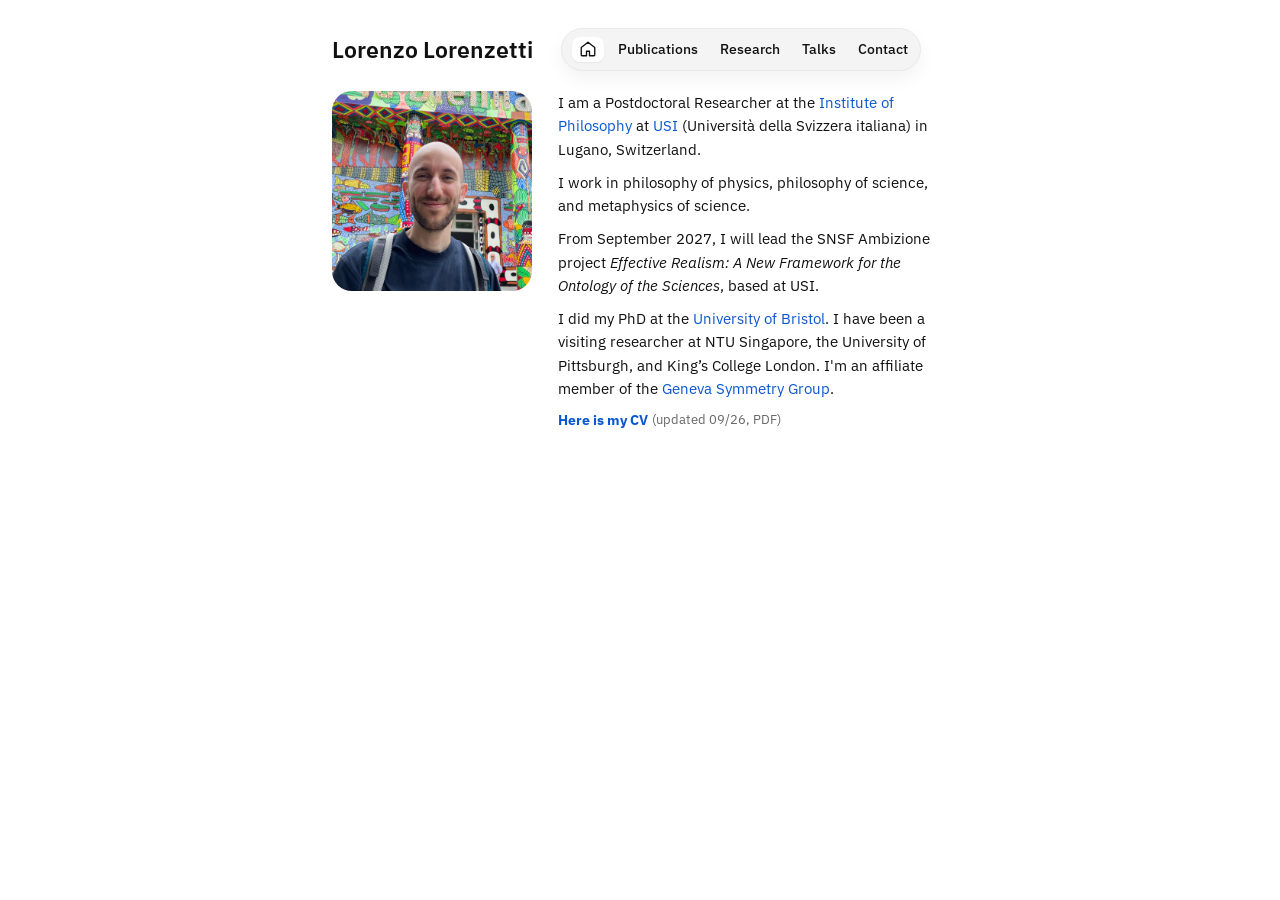
<file: index.html>
<!doctype html>
<html lang="en">
<head>
  <meta charset="utf-8" />
  <meta name="viewport" content="width=device-width, initial-scale=1" />
  <title>Lorenzo Lorenzetti</title>
  <meta name="description" content="Official website of Lorenzo Lorenzetti, philosopher of physics and science: research, publications, talks, and contact information." />
  <meta name="author" content="Lorenzo Lorenzetti" />
  <meta name="robots" content="index,follow" />
  <link rel="canonical" href="https://lorenzolorenzetti.net/" />
  <meta property="og:type" content="website" />
  <meta property="og:title" content="Lorenzo Lorenzetti" />
  <meta property="og:description" content="Research, publications, talks, and contact information." />
  <meta property="og:url" content="https://lorenzolorenzetti.net/" />
  <meta property="og:image" content="https://lorenzolorenzetti.net/assets/headshot.jpeg" />
  <meta name="twitter:card" content="summary" />
  <meta name="twitter:title" content="Lorenzo Lorenzetti" />
  <meta name="twitter:description" content="Research, publications, talks, and contact information." />
  <meta name="twitter:image" content="https://lorenzolorenzetti.net/assets/headshot.jpeg" />
  <link rel="preconnect" href="https://fonts.googleapis.com" />
  <link rel="preconnect" href="https://fonts.gstatic.com" crossorigin />
  <link rel="stylesheet" href="https://fonts.googleapis.com/css2?family=IBM+Plex+Sans:ital,wght@0,400;0,500;0,600;0,700;1,400;1,500;1,600;1,700&amp;display=swap" />
  <link rel="stylesheet" href="assets/style.css?v=plex-20261019-2" />
  <link rel="icon" type="image/svg+xml" href="assets/favicon.svg" />

  <script type="application/ld+json">
    {
      "@context": "https://schema.org",
      "@type": "Person",
      "name": "Lorenzo Lorenzetti",
      "url": "https://lorenzolorenzetti.net/",
      "image": "https://lorenzolorenzetti.net/assets/headshot.jpeg",
      "jobTitle": "Postdoctoral Researcher",
      "affiliation": {
        "@type": "CollegeOrUniversity",
        "name": "Università della Svizzera italiana"
      },
      "sameAs": [
        "https://scholar.google.com/citations?user=yZtG2K8AAAAJ&hl=en",
        "https://philpeople.org/profiles/lorenzo-lorenzetti",
        "https://x.com/LoreLorenzetti",
        "https://bsky.app/profile/lorenzolorenzetti.bsky.social"
      ]
    }
  </script>
</head>
<body class="home-page">
  <div class="wrapper">
    <header class="site-header">
      <a class="site-name" href="index.html?v=plex-20261019-2">Lorenzo Lorenzetti</a>
      <nav class="nav" aria-label="Primary">
        <a class="nav-btn home-btn is-current" href="index.html?v=plex-20261019-2" aria-label="Home" title="Home" aria-current="page"><svg class="home-icon" width="18" height="18" viewBox="0 0 24 24" fill="none" stroke="currentColor" stroke-width="1.8" stroke-linecap="round" stroke-linejoin="round" aria-hidden="true" focusable="false"><path d="m3 10 9-7 9 7v10a1 1 0 0 1-1 1h-6v-6h-4v6H4a1 1 0 0 1-1-1z"/></svg></a>
        <div class="nav-links" aria-label="Desktop menu links">
          <a class="nav-btn" href="publications.html?v=plex-20261019-2">Publications</a>
          <a class="nav-btn" href="research.html?v=plex-20261019-2">Research</a>
          <a class="nav-btn" href="talks.html?v=plex-20261019-2">Talks</a>
          <a class="nav-btn" href="contact.html?v=plex-20261019-2">Contact</a>
        </div>
        <details class="mobile-menu">
          <summary aria-label="Toggle navigation menu">☰</summary>
          <div class="mobile-menu-panel">
          <a class="nav-btn" href="publications.html?v=plex-20261019-2">Publications</a>
          <a class="nav-btn" href="research.html?v=plex-20261019-2">Research</a>
          <a class="nav-btn" href="talks.html?v=plex-20261019-2">Talks</a>
          <a class="nav-btn" href="contact.html?v=plex-20261019-2">Contact</a>
          </div>
        </details>
      </nav>
    </header>

    <div class="hero">
      <img class="avatar" src="assets/headshot.jpeg" alt="Portrait of Lorenzo Lorenzetti">
      <div class="hero-copy">


        <p>
          I am a Postdoctoral Researcher at the <a href="https://www.ftl.usi.ch/it/facolta-teologia/unita-accademiche/isfi-istituto-di-studi-filosofici" target="_blank" rel="noopener">Institute of Philosophy</a> at <a href="https://www.usi.ch/en" target="_blank" rel="noopener">USI</a> (Università della Svizzera italiana) in Lugano, Switzerland.
        </p>

        <p>
          I work in philosophy of physics, philosophy of science, and metaphysics of science.
        </p>

        <p>
From September 2027, I will lead the SNSF Ambizione project <em>Effective Realism: A New Framework for the Ontology of the Sciences</em>, based at USI.
        </p>

        <p>
          I did my PhD at the <a href="https://www.bristol.ac.uk/philosophy/" target="_blank" rel="noopener">University of Bristol</a>.
          I have been a visiting researcher at NTU Singapore, the University of Pittsburgh, and King’s College London. I'm an affiliate member of the
          <a href="https://genevasymmetrygroup.wordpress.com/people//" target="_blank" rel="noopener">Geneva Symmetry Group</a>.
        </p>

        <p class="cv-link">
          <a href="assets/CV.pdf?v=2026-09" target="_blank" rel="noopener noreferrer"><strong>Here is my CV</strong></a>
          <span class="small">(updated 09/26, PDF)</span>
        </p>

      </div>
    </div>
  </div>
</body>
</html>
</file>
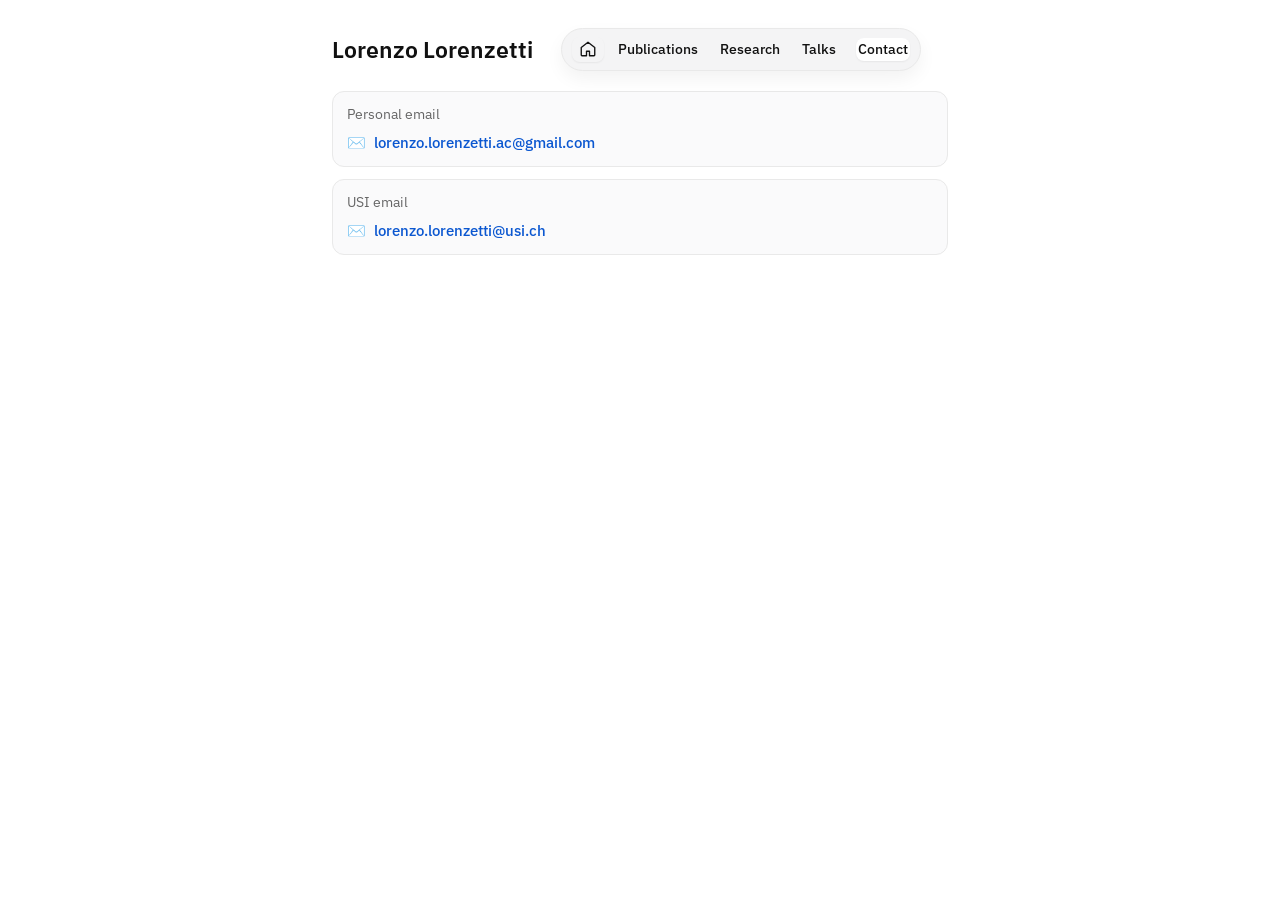
<file: contact.html>
<!doctype html>
<html lang="en">
<head>
  <meta charset="utf-8" />
  <meta name="viewport" content="width=device-width, initial-scale=1" />
  <title>Contact — Lorenzo Lorenzetti</title>
  <meta name="description" content="Contact details for Lorenzo Lorenzetti." />
  <meta name="author" content="Lorenzo Lorenzetti" />
  <meta name="robots" content="index,follow" />
  <link rel="canonical" href="https://lorenzolorenzetti.net/contact.html" />
  <meta property="og:type" content="website" />
  <meta property="og:title" content="Contact — Lorenzo Lorenzetti" />
  <meta property="og:description" content="Contact details for Lorenzo Lorenzetti." />
  <meta property="og:url" content="https://lorenzolorenzetti.net/contact.html" />
  <meta property="og:image" content="https://lorenzolorenzetti.net/assets/headshot.jpeg" />
  <meta name="twitter:card" content="summary" />
  <meta name="twitter:title" content="Contact — Lorenzo Lorenzetti" />
  <meta name="twitter:description" content="Contact details for Lorenzo Lorenzetti." />
  <meta name="twitter:image" content="https://lorenzolorenzetti.net/assets/headshot.jpeg" />
  <link rel="preconnect" href="https://fonts.googleapis.com" />
  <link rel="preconnect" href="https://fonts.gstatic.com" crossorigin />
  <link rel="stylesheet" href="https://fonts.googleapis.com/css2?family=IBM+Plex+Sans:ital,wght@0,400;0,500;0,600;0,700;1,400;1,500;1,600;1,700&amp;display=swap" />
  <link rel="stylesheet" href="assets/style.css?v=plex-20261019-2" />
  <link rel="icon" type="image/svg+xml" href="assets/favicon.svg" />
</head>
<body>
  <div class="wrapper">
    <header class="site-header">
      <a class="site-name" href="index.html?v=plex-20261019-2">Lorenzo Lorenzetti</a>
      <nav class="nav" aria-label="Primary">
        <a class="nav-btn home-btn" href="index.html?v=plex-20261019-2" aria-label="Home" title="Home"><svg class="home-icon" width="18" height="18" viewBox="0 0 24 24" fill="none" stroke="currentColor" stroke-width="1.8" stroke-linecap="round" stroke-linejoin="round" aria-hidden="true" focusable="false"><path d="m3 10 9-7 9 7v10a1 1 0 0 1-1 1h-6v-6h-4v6H4a1 1 0 0 1-1-1z"/></svg></a>
        <div class="nav-links" aria-label="Desktop menu links">
          <a class="nav-btn" href="publications.html?v=plex-20261019-2">Publications</a>
          <a class="nav-btn" href="research.html?v=plex-20261019-2">Research</a>
          <a class="nav-btn" href="talks.html?v=plex-20261019-2">Talks</a>
          <a class="nav-btn is-current" href="contact.html?v=plex-20261019-2" aria-current="page">Contact</a>
        </div>
        <details class="mobile-menu">
          <summary aria-label="Toggle navigation menu">☰</summary>
          <div class="mobile-menu-panel">
          <a class="nav-btn" href="publications.html?v=plex-20261019-2">Publications</a>
          <a class="nav-btn" href="research.html?v=plex-20261019-2">Research</a>
          <a class="nav-btn" href="talks.html?v=plex-20261019-2">Talks</a>
          <a class="nav-btn is-current" href="contact.html?v=plex-20261019-2" aria-current="page">Contact</a>
          </div>
        </details>
      </nav>
    </header>

    <h1 class="page-title">Contact</h1>

    <div class="contact-methods" aria-label="Contact methods">
      <article class="contact-card">
        <p class="contact-label">Personal email</p>
        <a class="contact-link" href="mailto:lorenzo.lorenzetti.ac@gmail.com">
          <span aria-hidden="true">✉️</span>
          <span>lorenzo.lorenzetti.ac@gmail.com</span>
        </a>
      </article>

      <article class="contact-card">
        <p class="contact-label">USI email</p>
        <a class="contact-link" href="mailto:lorenzo.lorenzetti@usi.ch">
          <span aria-hidden="true">✉️</span>
          <span>lorenzo.lorenzetti@usi.ch</span>
        </a>
      </article>
    </div>

  </div>
</body>
</html>
</file>
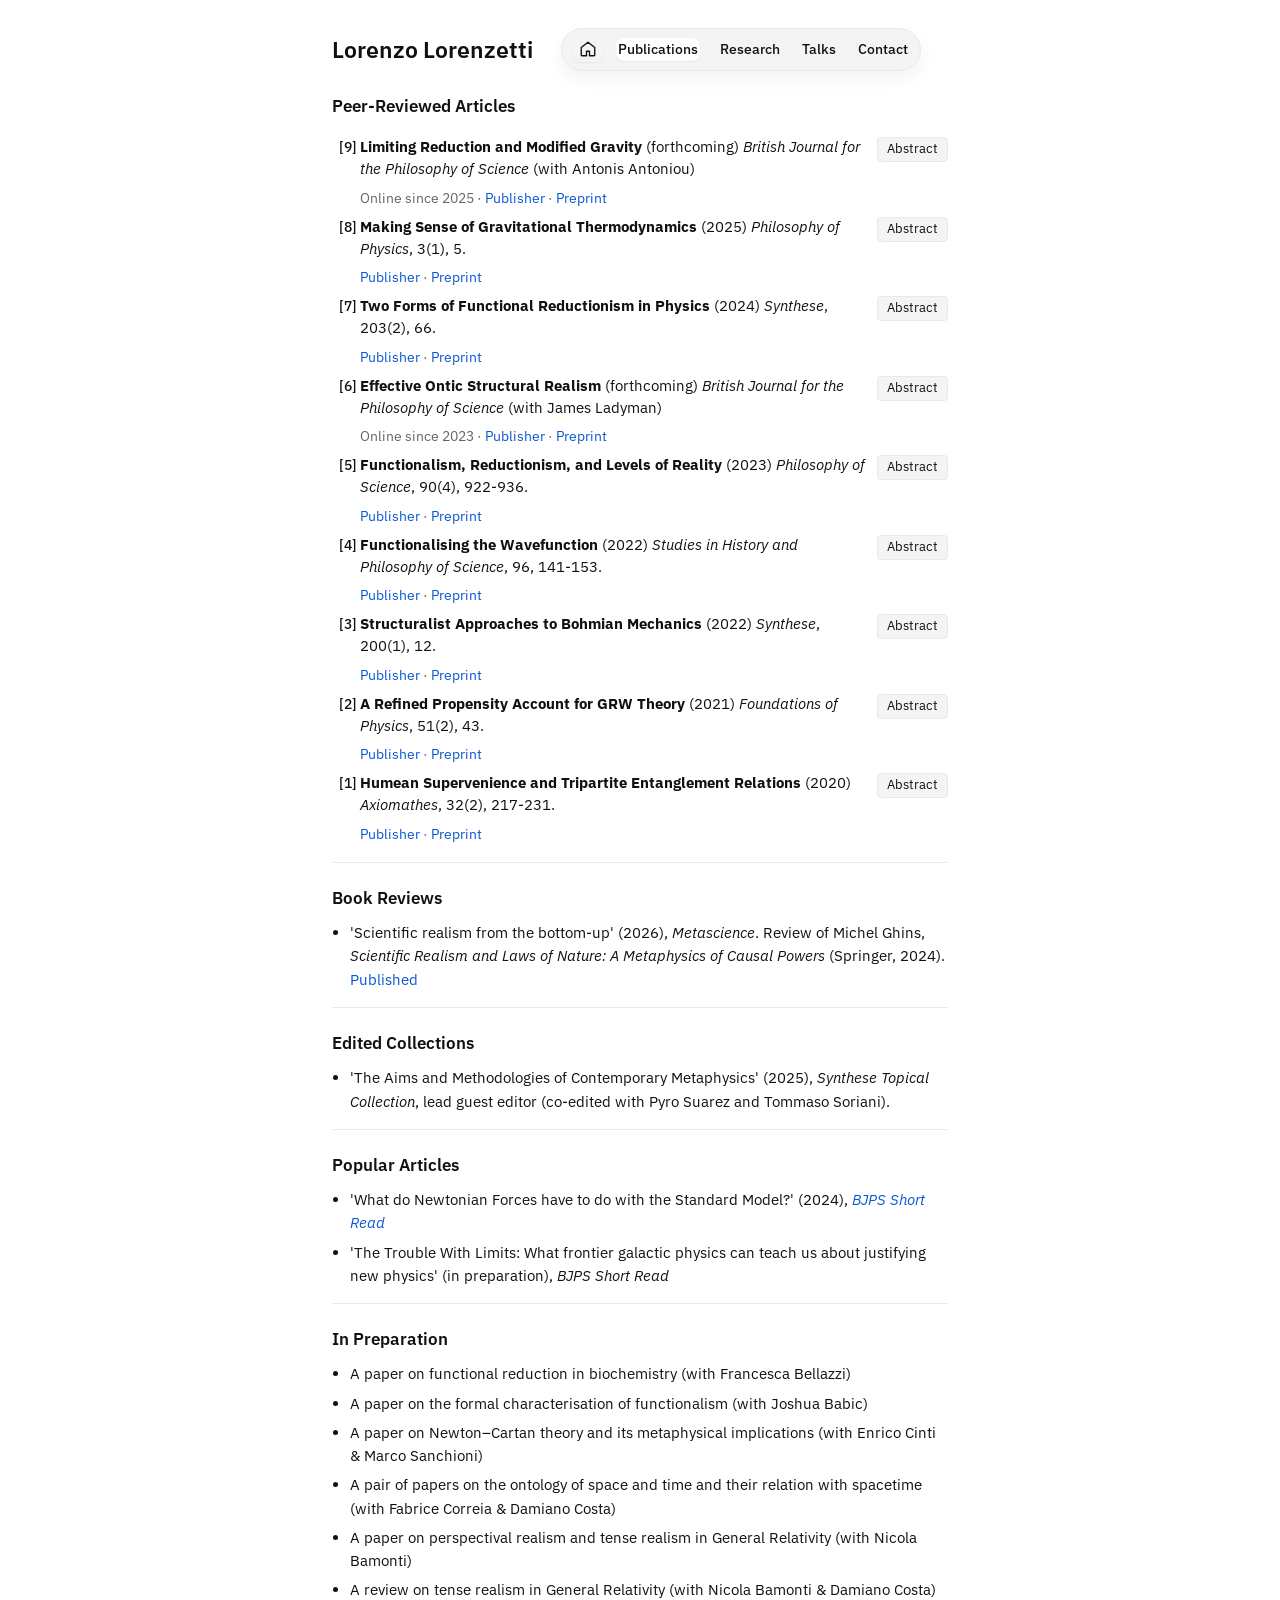
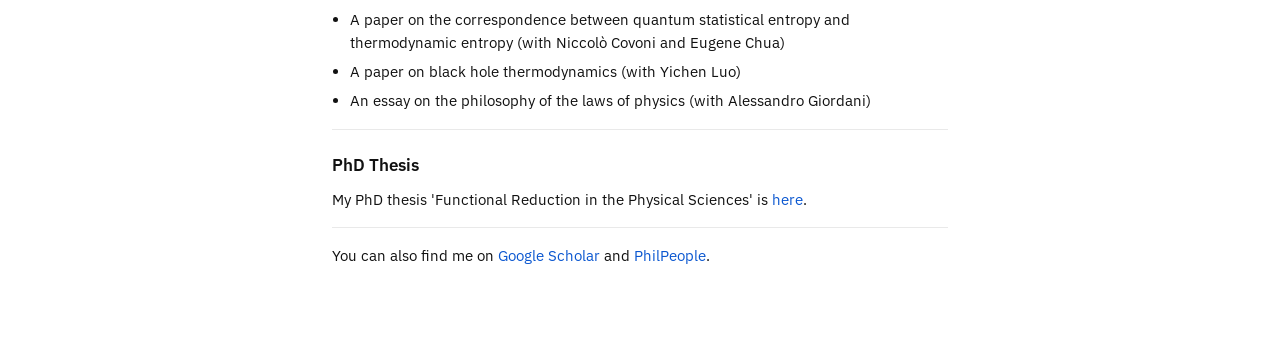
<file: publications.html>
<!doctype html>
<html lang="en">
<head>
  <meta charset="utf-8" />
  <meta name="viewport" content="width=device-width, initial-scale=1" />
  <title>Publications — Lorenzo Lorenzetti</title>
  <meta name="description" content="Peer-reviewed articles, chapters, and works in progress by Lorenzo Lorenzetti." />
  <meta name="author" content="Lorenzo Lorenzetti" />
  <meta name="robots" content="index,follow" />
  <link rel="canonical" href="https://lorenzolorenzetti.net/publications.html" />
  <meta property="og:type" content="website" />
  <meta property="og:title" content="Publications — Lorenzo Lorenzetti" />
  <meta property="og:description" content="Peer-reviewed articles, chapters, and works in progress by Lorenzo Lorenzetti." />
  <meta property="og:url" content="https://lorenzolorenzetti.net/publications.html" />
  <meta property="og:image" content="https://lorenzolorenzetti.net/assets/headshot.jpeg" />
  <meta name="twitter:card" content="summary" />
  <meta name="twitter:title" content="Publications — Lorenzo Lorenzetti" />
  <meta name="twitter:description" content="Peer-reviewed articles, chapters, and works in progress by Lorenzo Lorenzetti." />
  <meta name="twitter:image" content="https://lorenzolorenzetti.net/assets/headshot.jpeg" />
  <link rel="preconnect" href="https://fonts.googleapis.com" />
  <link rel="preconnect" href="https://fonts.gstatic.com" crossorigin />
  <link rel="stylesheet" href="https://fonts.googleapis.com/css2?family=IBM+Plex+Sans:ital,wght@0,400;0,500;0,600;0,700;1,400;1,500;1,600;1,700&amp;display=swap" />
  <link rel="stylesheet" href="assets/style.css?v=plex-20261019-2" />
  <link rel="icon" type="image/svg+xml" href="assets/favicon.svg" />
</head>

  
<body>
  <div class="wrapper">
    <header class="site-header">
      <a class="site-name" href="index.html?v=plex-20261019-2">Lorenzo Lorenzetti</a>
      <nav class="nav" aria-label="Primary">
        <a class="nav-btn home-btn" href="index.html?v=plex-20261019-2" aria-label="Home" title="Home"><svg class="home-icon" width="18" height="18" viewBox="0 0 24 24" fill="none" stroke="currentColor" stroke-width="1.8" stroke-linecap="round" stroke-linejoin="round" aria-hidden="true" focusable="false"><path d="m3 10 9-7 9 7v10a1 1 0 0 1-1 1h-6v-6h-4v6H4a1 1 0 0 1-1-1z"/></svg></a>
        <div class="nav-links" aria-label="Desktop menu links">
          <a class="nav-btn is-current" href="publications.html?v=plex-20261019-2" aria-current="page">Publications</a>
          <a class="nav-btn" href="research.html?v=plex-20261019-2">Research</a>
          <a class="nav-btn" href="talks.html?v=plex-20261019-2">Talks</a>
          <a class="nav-btn" href="contact.html?v=plex-20261019-2">Contact</a>
        </div>
        <details class="mobile-menu">
          <summary aria-label="Toggle navigation menu">☰</summary>
          <div class="mobile-menu-panel">
          <a class="nav-btn is-current" href="publications.html?v=plex-20261019-2" aria-current="page">Publications</a>
          <a class="nav-btn" href="research.html?v=plex-20261019-2">Research</a>
          <a class="nav-btn" href="talks.html?v=plex-20261019-2">Talks</a>
          <a class="nav-btn" href="contact.html?v=plex-20261019-2">Contact</a>
          </div>
        </details>
      </nav>
    </header>

    <h1 class="page-title">Publications</h1>

    <h3>Peer-Reviewed Articles</h3>

<ol reversed class="pub-list">

  <li id="pub9">
    <div class="pub-card">
      <div class="pub-row">
        <div class="pub-head">
          <div class="pub-line">
            <span class="pub-citation">
              <strong>Limiting Reduction and Modified Gravity</strong> (forthcoming) <em>British Journal for the Philosophy of Science</em> (with Antonis Antoniou)
            </span>
            <span class="pub-meta-inline">
              Online since 2025 ·
              <a href="https://www.journals.uchicago.edu/doi/10.1086/739598" target="_blank" rel="noopener">Publisher</a> ·
              <a href="https://philsci-archive.pitt.edu/27152/" target="_blank" rel="noopener">Preprint</a>
            </span>
          </div>
        </div>

        <button class="toggle-abstract" type="button" data-target="abs9" aria-controls="abs9" aria-expanded="false">
          Abstract
        </button>
      </div>

      <div id="abs9" class="abstract hidden">
Modified Newtonian Dynamics (MOND) is a framework of theories that adjust Newton's laws of gravity to explain effects such as galactic rotation anomalies, offering an alternative to dark matter. This essay examines the justification of MOND by assessing its inter-theoretical relationship to established theories across relevant scales, in particular its connection to Newtonian gravitation. We argue that MOND fails a key condition for a theory's justification—what we call `reduction-wise justification'—since it does not adequately reduce to Newtonian gravity in a fully non-arbitrary way. More precisely, despite satisfying the standard formal criteria for successful limiting reduction, MOND does not properly reduce to Newtonian gravitation because of (i) the absence of a fundamental theoretical framework to justify the interpolating function introduced in MOND and (ii) the lack of a unified mathematical structure working across all scales, independent of Newtonian theory. Hence, the case study of MOND provides crucial results for the general debate on inter-theoretic reduction in science: MOND’s failure as a case of reduction highlights important limitations in standard accounts of limiting reduction. We respond by proposing a more refined framework for limiting reduction that introduces two additional criteria to better distinguish successful from pathological reductions. More broadly, this case illustrates how analysing reduction-wise justification can serve as a powerful tool for evaluating the validity of novel theories that are not yet empirically established.
      </div>
    </div>
  </li>

  <li id="pub8">
    <div class="pub-card">
      <div class="pub-row">
        <div class="pub-head">
          <div class="pub-line">
            <span class="pub-citation">
              <strong>Making Sense of Gravitational Thermodynamics</strong> (2025) <em>Philosophy of Physics</em>, 3(1), 5.
            </span>
            <span class="pub-meta-inline">
              <a href="https://philosophyofphysics.lse.ac.uk/articles/10.31389/pop.120" target="_blank" rel="noopener">Publisher</a> ·
              <a href="https://philsci-archive.pitt.edu/24673/" target="_blank" rel="noopener">Preprint</a>
            </span>
          </div>
        </div>

        <button class="toggle-abstract" type="button" data-target="abs8" aria-controls="abs8" aria-expanded="false">
          Abstract
        </button>
      </div>

      <div id="abs8" class="abstract hidden">
        The use of statistical methods to model gravitational systems is crucial to physics practice, but the extent to which thermodynamics and statistical mechanics genuinely apply to these systems is a contentious issue. This paper provides new conceptual foundations for gravitational thermodynamics by reconsidering the nature of key concepts like equilibrium and advancing a novel way of understanding thermodynamics. The challenges arise from the peculiar characteristics of the gravitational potential, leading to non-extensive energy and entropy, negative heat capacity, and a lack of standard equilibrium. Hence it has been claimed that only non-equilibrium statistical mechanics is warranted in this domain, whereas thermodynamics is inapplicable. We argue instead that equilibrium statistical mechanics applies to self-gravitating systems at the relevant scale, as they display equilibrium in the form of metastable quasi-equilibrium states. We then develop a minimal framework for thermodynamics that can be applied to these systems and beyond. Thermodynamics applies in the sense that we can devise macroscopic descriptions and explanations of the behaviour of these systems in terms of coarse-grained quantities like energy and temperature within equilibrium statistical mechanics.
      </div>
    </div>
  </li>

  <!-- 7 -->
  <li id="pub7">
    <div class="pub-card">
      <div class="pub-row">
        <div class="pub-head">
          <div class="pub-line">
            <span class="pub-citation">
              <strong>Two Forms of Functional Reductionism in Physics</strong> (2024) <em>Synthese</em>, 203(2), 66.
            </span>
            <span class="pub-meta-inline">
              <a href="https://link.springer.com/article/10.1007/s11229-024-04507-0" target="_blank" rel="noopener">Publisher</a> ·
              <a href="https://philsci-archive.pitt.edu/22941/" target="_blank" rel="noopener">Preprint</a>
            </span>
          </div>
        </div>

        <button class="toggle-abstract" type="button" data-target="abs7" aria-controls="abs7" aria-expanded="false">
          Abstract
        </button>
      </div>

      <div id="abs7" class="abstract hidden">
        Functional reductionism characterises inter-theoretic reduction as the recovery of the upper-level behaviour described by the reduced theory in terms of the lower-level reducing theory. For instance, finding a statistical mechanical realiser that plays the functional role of thermodynamic entropy allows to establish a reductive link between thermodynamics and statistical mechanics. This view constitutes a unique approach to reduction that enjoys a number of positive features, but has received limited attention in the philosophy of science. This paper aims to clarify the meaning of functional reductionism in science, with a focus on physics, to define both its place with respect to other approaches to reduction and its connection to ontology. To do so, we develop and explore two alternative versions of functional reductionism, called Syntactic Functional Reductionism and Semantic Functional Reductionism, that expand and improve the basic functional reductionist approach along different lines, and make clear how the approach works in practice. The former elaborates on David Lewis' account, is connected with the syntactic view of theories, employs a logical characterisation of functional roles, and is embedded within Nagelian reductionism. The latter adopts a semantic approach to theories, spells out functional roles mainly in terms of mathematical roles within the models, and is expressed in terms of the related structuralist approach to reduction. The development of these frameworks has the final goal of advancing functional reductionism, making it a fully developed account of reduction in science.
      </div>
    </div>
  </li>

  <!-- 6 -->
  <li id="pub6">
    <div class="pub-card">
      <div class="pub-row">
        <div class="pub-head">
          <div class="pub-line">
            <span class="pub-citation">
              <strong>Effective Ontic Structural Realism</strong> (forthcoming) <em>British Journal for the Philosophy of Science</em> (with James Ladyman)
            </span>
            <span class="pub-meta-inline">
              Online since 2023 ·
              <a href="https://www.journals.uchicago.edu/doi/abs/10.1086/729061" target="_blank" rel="noopener">Publisher</a> ·
              <a href="https://philsci-archive.pitt.edu/22790/" target="_blank" rel="noopener">Preprint</a>
            </span>
          </div>
        </div>

        <button class="toggle-abstract" type="button" data-target="abs6" aria-controls="abs6" aria-expanded="false">
          Abstract
        </button>
      </div>

      <div id="abs6" class="abstract hidden">
        Three accounts of effective realism (ER) have been advanced to solve three problems for scientific realism: Fraser and Vickers (forthcoming) develop a version of ER about non-relativistic quantum mechanics that they argue is compatible with all the main realist versions (‘interpretations’) of quantum mechanics avoiding the problem of underdetermination among them; Williams (2019) and Fraser (2020b) propose ER about quantum field theory as a response to the problems facing realist interpretations; Robertson and Wilson (forthcoming) propose ER to deal with the dubious ontological status of the entities belonging to superseded theories. This paper argues for the unification of these proposals based on realism about modal structure and the idea of scale relativity of ontology developed by ontic structural realists. This solves problems some or all the accounts of ER face, especially that of making explicit in what way they are realist. Furthermore, we respond to a recent critique that has been raised against the ontic structural realist account of quantum mechanics that we employ.
      </div>
    </div>
  </li>

  <!-- 5 -->
  <li id="pub5">
    <div class="pub-card">
      <div class="pub-row">
        <div class="pub-head">
          <div class="pub-line">
            <span class="pub-citation">
              <strong>Functionalism, Reductionism, and Levels of Reality</strong> (2023) <em>Philosophy of Science</em>, 90(4), 922-936.
            </span>
            <span class="pub-meta-inline">
              <a href="https://www.cambridge.org/core/journals/philosophy-of-science/article/functionalism-reductionism-and-levels-of-reality/C5BF00ECAF75F2B9C54EB3E25EA6CA63" target="_blank" rel="noopener">Publisher</a> ·
              <a href="https://philpapers.org/rec/LORFRA" target="_blank" rel="noopener">Preprint</a>
            </span>
          </div>
        </div>

        <button class="toggle-abstract" type="button" data-target="abs5" aria-controls="abs5" aria-expanded="false">
          Abstract
        </button>
      </div>

      <div id="abs5" class="abstract hidden">
        I consider a problem for functional reductionism, based on the following tension. Say that <i>b</i> is functionally reduced to <i>a</i>. On the one hand, <i>a</i> and <i>b</i> turn out to be identical, and identity is a symmetric relation. On the other hand, functional reductionism implies that <i>a</i> and <i>b</i> are asymmetrically related: if <i>b</i> is functionally reduced to <i>a</i>, then <i>a</i> is not functionally reduced to <i>b</i>. Thus, we ask: how can <i>a</i> and <i>b</i> be asymmetrically related if they are the same thing? I propose a solution to this tension, by distinguishing between ontological levels and levels of description.
      </div>
    </div>
  </li>

  <!-- 4 -->
  <li id="pub4">
    <div class="pub-card">
      <div class="pub-row">
        <div class="pub-head">
          <div class="pub-line">
            <span class="pub-citation">
              <strong>Functionalising the Wavefunction</strong> (2022) <em>Studies in History and Philosophy of Science</em>, 96, 141-153.
            </span>
            <span class="pub-meta-inline">
              <a href="https://www.sciencedirect.com/science/article/pii/S0039368122001583" target="_blank" rel="noopener">Publisher</a> ·
              <a href="https://philpapers.org/rec/LORFTW" target="_blank" rel="noopener">Preprint</a>
            </span>
          </div>
        </div>

        <button class="toggle-abstract" type="button" data-target="abs4" aria-controls="abs4" aria-expanded="false">
          Abstract
        </button>
      </div>

      <div id="abs4" class="abstract hidden">
        Functionalism is the view that being x is to play the role of x. This paper defends a functionalist account of three-dimensional entities in the context of Wave Function Realism (WFR), that can explain in detail how we can recover three-dimensional entities out of the wavefunction. In particular, the essay advocates for a novel version of WFR in terms of a functional reductionist approach in the style of David Lewis. This account entails reduction of the upper entities to the bottom ones, when the latter behave appropriately. As applied to WFR, it shows how the wavefunction can turn out to be identical to three-dimensional objects, provided certain conditions. The first major goal of the paper is thus to put forward an improved and more rigorous version of WFR, which dissolves several extant issues about the theory, and can serve as a starting point for future literature on the topic. Moreover, the second major goal of the article is to take WFR as a case study to demonstrate the pros of functional reductionism, especially in the form defended here, thereby helping to bring this view back in the philosophy of science debate. The positive upshots of this paper suggest a possible application of functional reductionism also to other contexts.
      </div>
    </div>
  </li>

  <!-- 3 -->
  <li id="pub3">
    <div class="pub-card">
      <div class="pub-row">
        <div class="pub-head">
          <div class="pub-line">
            <span class="pub-citation">
              <strong>Structuralist Approaches to Bohmian Mechanics</strong> (2022) <em>Synthese</em>, 200(1), 12.
            </span>
            <span class="pub-meta-inline">
              <a href="https://link.springer.com/article/10.1007/s11229-022-03489-1" target="_blank" rel="noopener">Publisher</a> ·
              <a href="https://philpapers.org/rec/LORSAT-5" target="_blank" rel="noopener">Preprint</a>
            </span>
          </div>
        </div>

        <button class="toggle-abstract" type="button" data-target="abs3" aria-controls="abs3" aria-expanded="false">
          Abstract
        </button>
      </div>

      <div id="abs3" class="abstract hidden">
        Lam and Esfeld have argued that, within Bohmian mechanics, the wave function can be interpreted as a physical structure instantiated by the fundamental particles posited by the theory. Further, to characterize the nature of this structure, they appeal to the framework of Ontic Structural Realism, thereby proposing a structuralist interpretation of Bohmian mechanics. However, I shall point out that OSR denotes a family of distinct views, each of which maintains a different account about the relation between structures and objects, and entails a different kind of ontology. Thus, in this paper I will show how to articulate the structuralist approach to Bohmian Mechanics accordingly to the different standard versions of OSR, and I will evaluate these alternatives. Moreover, I will propose a novel and <em>sui generis</em> kind of structuralist interpretation of Bohmian Mechanics, based on the framework of metaphysical coherentism.
      </div>
    </div>
  </li>

  <!-- 2 -->
  <li id="pub2">
    <div class="pub-card">
      <div class="pub-row">
        <div class="pub-head">
          <div class="pub-line">
            <span class="pub-citation">
              <strong>A Refined Propensity Account for GRW Theory</strong> (2021) <em>Foundations of Physics</em>, 51(2), 43.
            </span>
            <span class="pub-meta-inline">
              <a href="https://link.springer.com/article/10.1007/s10701-021-00455-8" target="_blank" rel="noopener">Publisher</a> ·
              <a href="https://philpapers.org/rec/LORARP" target="_blank" rel="noopener">Preprint</a>
            </span>
          </div>
        </div>

        <button class="toggle-abstract" type="button" data-target="abs2" aria-controls="abs2" aria-expanded="false">
          Abstract
        </button>
      </div>

      <div id="abs2" class="abstract hidden">
        Spontaneous collapse theories of quantum mechanics turn the usual Schrödinger equation into a stochastic dynamical law. In particular, in this paper, I will focus on the GRW theory. Two philosophical issues that can be raised about GRW concern (i) the ontology of the theory, in particular the nature of the wave function and its role within the theory, and (ii) the interpretation of the objective probabilities involved in the dynamics of the theory. During the last years, it has been claimed that we can take advantage of dispositional properties in order to develop an ontology for GRW theory, and also in order to ground the objective probabilities which are postulated by it. However, in this paper, I will argue that the dispositional interpretations which have been discussed in the literature so far are either flawed or–at best–incomplete. If we want to endorse a dispositional interpretation of GRW theory we thus need an extended account that specifies the precise nature of those properties and which makes also clear how they can correctly ground all the probabilities postulated by the theory. Thus, after having introduced several different kinds of probabilistic dispositions, I will try to fill the gap in the literature by proposing a novel and complete dispositional account of GRW, based on what I call spontaneous weighted multi-track propensities. I claim that such an account can satisfy both of our desiderata.
      </div>
    </div>
  </li>

  <!-- 1 -->
  <li id="pub1">
    <div class="pub-card">
      <div class="pub-row">
        <div class="pub-head">
          <div class="pub-line">
            <span class="pub-citation">
              <strong>Humean Supervenience and Tripartite Entanglement Relations</strong> (2020) <em>Axiomathes</em>, 32(2), 217-231.
            </span>
            <span class="pub-meta-inline">
              <a href="https://link.springer.com/article/10.1007/s10516-020-09522-7" target="_blank" rel="noopener">Publisher</a> ·
              <a href="https://philpapers.org/rec/LORHSA-2" target="_blank" rel="noopener">Preprint</a>
            </span>
          </div>
        </div>

        <button class="toggle-abstract" type="button" data-target="abs1" aria-controls="abs1" aria-expanded="false">
          Abstract
        </button>
      </div>

      <div id="abs1" class="abstract hidden">
        It has been argued that Humean Supervenience is threatened by the existence of quantum entanglement relations. The most conservative strategy for defending HS is to add the problematic entanglement relations to the supervenience basis, alongside spatiotemporal relations. In this paper, I’m going to argue against this strategy by showing how certain particular cases of tripartite entanglement states–i.e. GHZ states–posit some crucial problems for this amended version of HS. Moreover, I will show that the principle of free recombination–which is strictly linked to HS–is severely undermined if we add entanglement relations to the supervenience basis. I conclude that the conservative move is very unappealing, and therefore the defender of HS should pursue other, more controversial, strategies.
      </div>
    </div>
  </li>

</ol>

    <hr/>

    <h3>Book Reviews</h3>
    <ul class="list">
      <li>'Scientific realism from the bottom-up' (2026), <em>Metascience</em>. Review of Michel Ghins, <em>Scientific Realism and Laws of Nature: A Metaphysics of Causal Powers</em> (Springer, 2024). <a href="https://link.springer.com/article/10.1007/s11016-026-01119-x" target="_blank" rel="noopener">Published</a></li>
    </ul>

    
    <hr/>

    <h3>Edited Collections</h3>
    <ul class="list">
      <li>'The Aims and Methodologies of Contemporary Metaphysics' (2025), <em>Synthese Topical Collection</em>, lead guest editor (co-edited with Pyro Suarez and Tommaso Soriani).</li>
    </ul>

    <hr/>

    <h3>Popular Articles</h3>
    <ul class="list">
      <li>
        'What do Newtonian Forces have to do with the Standard Model?' (2024),
        <a href="https://www.thebsps.org/short-reads/standard-model-ladyman-lorenzetti/" target="_blank" rel="noopener"><i>BJPS Short Read</i></a>
      </li>
      <li>
        'The Trouble With Limits: What frontier galactic physics can teach us about justifying new physics' (in preparation), <i>BJPS Short Read</i>
      </li>
    </ul>

    <hr/>

    <h3>In Preparation</h3>
    <ul class="list">
      <li>A paper on functional reduction in biochemistry (with Francesca Bellazzi)</li>
      <li>A paper on the formal characterisation of functionalism (with Joshua Babic)</li>
      <li>A paper on Newton–Cartan theory and its metaphysical implications (with Enrico Cinti &amp; Marco Sanchioni)</li>
      <li>A pair of papers on the ontology of space and time and their relation with spacetime (with Fabrice Correia &amp; Damiano Costa)</li>
      <li>A paper on perspectival realism and tense realism in General Relativity (with Nicola Bamonti)</li>
      <li>A review on tense realism in General Relativity (with Nicola Bamonti &amp; Damiano Costa)</li>
      <li>A paper on the correspondence between quantum statistical entropy and thermodynamic entropy (with Niccolò Covoni and Eugene Chua)</li>
      <li>A paper on black hole thermodynamics (with Yichen Luo)</li>
      <li>An essay on the philosophy of the laws of physics (with Alessandro Giordani)</li>
    </ul>

    <hr/>

    <h3>PhD Thesis</h3>
    <p>
      My PhD thesis 'Functional Reduction in the Physical Sciences' is
      <a href="https://research-information.bris.ac.uk/en/studentTheses/functional-reduction-in-the-physical-sciences/" target="_blank" rel="noopener">here</a>.
    </p>

    <hr/>

    <p>
      You can also find me on
      <a href="https://scholar.google.it/citations?user=yZtG2K8AAAAJ&amp;hl=it" target="_blank" rel="noopener">Google Scholar</a>
      and <a href="https://philpeople.org/profiles/lorenzo-lorenzetti" target="_blank" rel="noopener">PhilPeople</a>.
    </p>

    
  

  </div>

 <script>
  document.addEventListener("click", (e) => {
    const btn = e.target.closest(".toggle-abstract");
    if (!btn) return;

    const target = document.getElementById(btn.dataset.target);
    if (!target) return;

    const nowHidden = target.classList.toggle("hidden");
    btn.textContent = nowHidden ? "Abstract" : "Hide abstract";
    btn.setAttribute("aria-expanded", String(!nowHidden));
  });
</script>
</body>
</html>
</file>
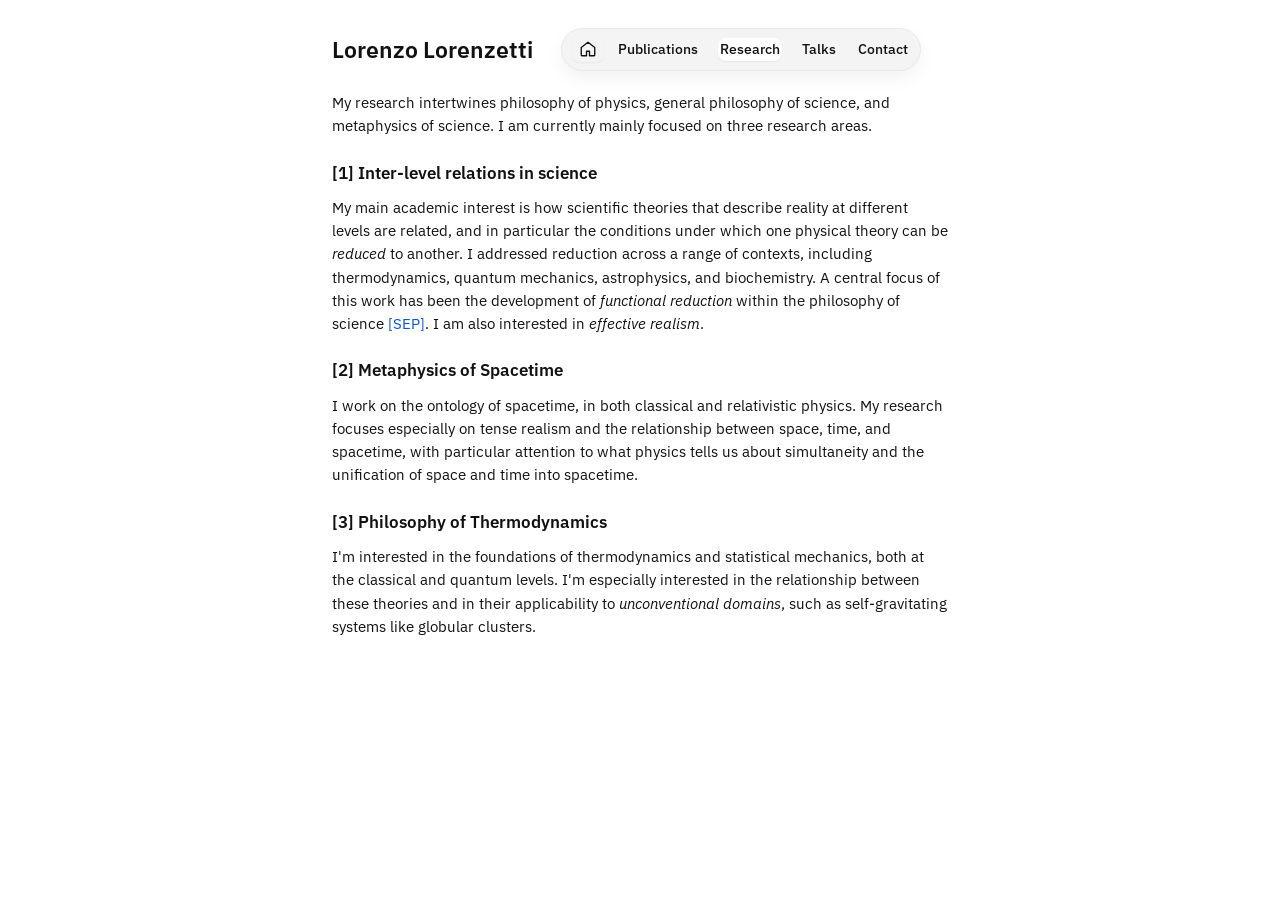
<file: research.html>
<!doctype html>
<html lang="en">
<head>
  <meta charset="utf-8" />
  <meta name="viewport" content="width=device-width, initial-scale=1" />
  <title>Research — Lorenzo Lorenzetti</title>
  <meta name="description" content="Research interests in philosophy of physics, philosophy of science, and metaphysics." />
  <meta name="author" content="Lorenzo Lorenzetti" />
  <meta name="robots" content="index,follow" />
  <link rel="canonical" href="https://lorenzolorenzetti.net/research.html" />
  <meta property="og:type" content="website" />
  <meta property="og:title" content="Research — Lorenzo Lorenzetti" />
  <meta property="og:description" content="Research interests in philosophy of physics, philosophy of science, and metaphysics." />
  <meta property="og:url" content="https://lorenzolorenzetti.net/research.html" />
  <meta property="og:image" content="https://lorenzolorenzetti.net/assets/headshot.jpeg" />
  <meta name="twitter:card" content="summary" />
  <meta name="twitter:title" content="Research — Lorenzo Lorenzetti" />
  <meta name="twitter:description" content="Research interests in philosophy of physics, philosophy of science, and metaphysics." />
  <meta name="twitter:image" content="https://lorenzolorenzetti.net/assets/headshot.jpeg" />
  <link rel="preconnect" href="https://fonts.googleapis.com" />
  <link rel="preconnect" href="https://fonts.gstatic.com" crossorigin />
  <link rel="stylesheet" href="https://fonts.googleapis.com/css2?family=IBM+Plex+Sans:ital,wght@0,400;0,500;0,600;0,700;1,400;1,500;1,600;1,700&amp;display=swap" />
  <link rel="stylesheet" href="assets/style.css?v=plex-20261019-2" />
  <link rel="icon" type="image/svg+xml" href="assets/favicon.svg" />
</head>
<body>
  <div class="wrapper">
    <header class="site-header">
      <a class="site-name" href="index.html?v=plex-20261019-2">Lorenzo Lorenzetti</a>
      <nav class="nav" aria-label="Primary">
        <a class="nav-btn home-btn" href="index.html?v=plex-20261019-2" aria-label="Home" title="Home"><svg class="home-icon" width="18" height="18" viewBox="0 0 24 24" fill="none" stroke="currentColor" stroke-width="1.8" stroke-linecap="round" stroke-linejoin="round" aria-hidden="true" focusable="false"><path d="m3 10 9-7 9 7v10a1 1 0 0 1-1 1h-6v-6h-4v6H4a1 1 0 0 1-1-1z"/></svg></a>
        <div class="nav-links" aria-label="Desktop menu links">
          <a class="nav-btn" href="publications.html?v=plex-20261019-2">Publications</a>
          <a class="nav-btn is-current" href="research.html?v=plex-20261019-2" aria-current="page">Research</a>
          <a class="nav-btn" href="talks.html?v=plex-20261019-2">Talks</a>
          <a class="nav-btn" href="contact.html?v=plex-20261019-2">Contact</a>
        </div>
        <details class="mobile-menu">
          <summary aria-label="Toggle navigation menu">☰</summary>
          <div class="mobile-menu-panel">
          <a class="nav-btn" href="publications.html?v=plex-20261019-2">Publications</a>
          <a class="nav-btn is-current" href="research.html?v=plex-20261019-2" aria-current="page">Research</a>
          <a class="nav-btn" href="talks.html?v=plex-20261019-2">Talks</a>
          <a class="nav-btn" href="contact.html?v=plex-20261019-2">Contact</a>
          </div>
        </details>
      </nav>
    </header>

    <h1 class="page-title">Research</h1>

    <p>
      My research intertwines philosophy of physics, general philosophy of science, and metaphysics of science.
      I am currently mainly focused on three research areas.
    </p>

    <h3>[1] Inter-level relations in science</h3>
    <p class="research-interest">
      My main academic interest is how scientific theories that describe reality at different levels are related, and in particular the conditions under which one physical theory can be <em>reduced</em> to another. I addressed reduction across a range of contexts, including thermodynamics, quantum mechanics, astrophysics, and biochemistry. A central focus of this work has been the development of <em>functional reduction</em> within the philosophy of science <a href="https://plato.stanford.edu/entries/physics-interrelate/#ContAppr" target="_blank" rel="noopener">[SEP]</a>. I am also interested in <em>effective realism</em>.
    </p>

    <h3>[2] Metaphysics of Spacetime</h3>
    <p class="research-interest">
I work on the ontology of spacetime, in both classical and relativistic physics. My research focuses especially on tense realism and the relationship between space, time, and spacetime, with particular attention to what physics tells us about simultaneity and the unification of space and time into spacetime.

    </p>

    <h3>[3] Philosophy of Thermodynamics</h3>
    <p class="research-interest">
      I'm interested in the foundations of thermodynamics and statistical mechanics, both at the classical and quantum levels. I'm especially interested in the relationship between these theories and in their applicability to <em>unconventional domains</em>, such as self-gravitating systems like globular clusters.
    </p>


  </div>
</body>
</html>
</file>
<file: assets/style.css>
:root{
  --bg:#ffffff;
  --text:#111111;
  --muted:#666666;
  --line:#e9e9e9;
  --link:#0b57d0;
  --maxw: 672px;
}

*{box-sizing:border-box}
html,body{margin:0;padding:0;background:var(--bg);color:var(--text)}
body{
  font-size:15px;
  font-family:"IBM Plex Sans", ui-sans-serif, -apple-system, BlinkMacSystemFont, "Segoe UI", sans-serif;
  font-weight:400;
  font-feature-settings:"liga" 1, "calt" 1;
  line-height:1.55;
}

/* ——————————————————————
   Publication links under abstracts
   —————————————————————— */

.links {
  margin-top: 8px;
  font-size: 0.9em;
}

.links a {
  text-decoration: none;
}

.links a:hover {
  text-decoration: underline;
}

.card .title {
  display: inline;
  font-weight: 600;
}

.card .abstract {
  display: inline;
}

.card .abstract::before {
  content: " — ";
}

a{color:var(--link);text-decoration:none}
a:hover{text-decoration:underline}

.wrapper{max-width:var(--maxw);margin:0 auto;padding:28px 28px 60px}


.site-header{
  display:flex;
  align-items:center;
  justify-content:flex-start;
  flex-wrap:nowrap;
  gap:28px;
  width:100%;
  max-width:100%;
  margin:0 0 20px;
}

.site-name{
  flex:0 0 auto;
  color:var(--text);
  font-size:23px;
  font-weight:650;
  line-height:1.2;
  white-space:nowrap;
}

.site-name:hover{
  color:var(--text);
  text-decoration:none;
}

.nav{
  display:flex;align-items:center;gap:12px;flex-wrap:nowrap;
  padding:10px 12px 12px;border-bottom:1px solid var(--line);margin:0;
  background:var(--bg);
  position:sticky;
  top:0;
  z-index:20;
}

.nav a{color:var(--text)}

.home-icon{
  display:block;
  width:18px;
  height:18px;
  fill:none;
  stroke:currentColor;
  stroke-width:1.8;
  stroke-linecap:round;
  stroke-linejoin:round;
}

.nav-sep{
  color:var(--muted);
}

.nav-links{
  display:flex;
  align-items:center;
  gap:12px;
  flex-wrap:wrap;
}

.nav-btn{
  color:var(--text);
  font-style:normal;
  font-weight:500;
  font-size:14px;
  letter-spacing:0;
  text-transform:none;
  line-height:1.2;
  padding:3px 2px;
  border-bottom:1px solid transparent;
  border-radius:8px;
  transition:background-color .16s ease, border-color .16s ease, color .16s ease;
}

.nav-btn.is-current,
.home-btn{
  font-weight:600;
  border-bottom-color:transparent;
  background:#ffffff;
  box-shadow:0 1px 2px rgba(17,17,17,.06);
}

.home-btn{
  display:inline-flex;
  align-items:center;
  padding:3px 10px;
  border:0;
  border-bottom:1px solid transparent;
  border-radius:8px;
  background:transparent;
}

.nav-btn:hover{
  text-decoration:none;
  border-bottom-color:transparent;
  background:#ffffff;
}

.mobile-menu{
  display:none;
}

@media only screen and (min-width:501px){
  .nav{
    flex-wrap:nowrap;
    justify-content:center;
    gap:12px;
    width:fit-content;
    margin:0;
    padding:8px 10px;
    border:1px solid var(--line);
    border-radius:999px;
    background:#f4f4f5;
    box-shadow:0 8px 18px rgba(17, 17, 17, 0.05);
  }

  .nav-links{
    margin-left:0;
    justify-content:center;
    flex-wrap:nowrap;
    gap:18px;
  }

  .home-btn{
    margin-right:0;
    padding:3px 7px;
  }
}

/* Medium screens (tablet/smaller laptops): narrower page + cleaner menu */
@media only screen and (min-width:501px) and (max-width:900px){
  .wrapper{
    max-width: 592px;
    padding:22px 24px 52px;
  }

  .site-header{
    gap:24px;
  }

  .nav{
    gap:8px;
    padding:8px;
    border:1px solid var(--line);
    border-radius:12px;
  }

  .nav-links{
    gap:6px;
  }

  .nav-btn{
    padding:5px 8px;
    border:1px solid transparent;
    border-radius:8px;
    background:#f7f7f8;
  }

  .nav-btn:hover{
    text-decoration:none;
    border-color:var(--line);
    background:#f1f2f4;
  }

  .nav-btn.is-current,
  .home-btn{
    border-color:var(--line);
    background:#eceef2;
  }
}

@media only screen and (min-width:501px) and (max-width:700px){
  .site-header{
    gap:20px;
  }

  .nav{
    flex:1 1 auto;
    justify-content:space-between;
    padding:8px 10px;
  }

  .nav-links{
    display:none;
  }

  .mobile-menu{
    display:block;
    margin-left:auto;
    position:relative;
    z-index:30;
  }

  .mobile-menu summary{
    list-style:none;
    cursor:pointer;
    border:1px solid var(--line);
    border-radius:8px;
    background:#f7f7f8;
    padding:8px 11px;
    font-size:15px;
    line-height:1;
    user-select:none;
  }

  .mobile-menu summary::-webkit-details-marker{
    display:none;
  }

  .mobile-menu-panel{
    position:absolute;
    right:0;
    top:calc(100% + 8px);
    display:grid;
    grid-template-columns:1fr;
    gap:8px;
    min-width:200px;
    padding:10px;
    border:1px solid var(--line);
    border-radius:12px;
    background:var(--bg);
    box-shadow:0 8px 20px rgba(17, 17, 17, 0.08);
  }

  .mobile-menu-panel .nav-btn{
    display:block;
    width:100%;
    text-align:center;
    padding:9px 10px;
    border:1px solid var(--line);
    border-radius:10px;
    background:#f7f7f8;
    text-decoration:none;
    font-size:14px;
  }

  .mobile-menu-panel .nav-btn.is-current{
    background:#eceef2;
  }
}

/* Refined academic title */
h1{
  font-size:27px;
  line-height:1;     /* slightly tighter */
  margin:0 0 10px;      /* slightly reduced bottom space */
  font-weight:650;      /* subtle weight refinement */
}

h2{font-size:21px;margin:30px 0 10px}
h3{font-size:17px;margin:22px 0 8px}
p{margin:10px 0}
hr{border:0;border-top:1px solid var(--line);margin:16px 0}

.small{color:var(--muted);font-size:13px}
.list{margin:10px 0 0 0;padding-left:18px}
.list li{margin:6px 0}

.hero{
  display:block;
}

.hero-copy::after{
  content:"";
  display:block;
  clear:both;
}

.avatar{
  float:left;
  width:160px;
  max-width:27.2%;
  margin:4px 22px 14px 0;
  transform:none;
  height:auto;
  aspect-ratio:1/1;
  border-radius:20px;
  object-fit:cover;
  border:1px solid var(--line);background:#f6f6f6;
  box-shadow:0 12px 24px rgba(17,17,17,.08);
}

.card{
  border:1px solid var(--line);
  border-radius:14px;
  padding:14px 16px;
  margin:12px 0;
}

.card .title{font-weight:650}
.card .meta{color:var(--muted);font-size:13px;margin-top:4px}

.badges{margin-top:8px;display:flex;flex-wrap:wrap;gap:10px}
.badges a{font-size:13px}

.profile-links-inline{
  margin:12px 0 8px;
  font-size:14px;
}

.profile-links-inline a{
  margin-right:10px;
}

.profile-divider{
  margin:10px 0 12px;
}

.cv-link{
  margin:0;
  font-size:14px;
  display:flex;
  flex-wrap:wrap;
  gap:4px;
}

.cv-link a{
  font-weight:550;
}

.footer-nav{
  display:flex;gap:12px;flex-wrap:wrap;
  margin-top:14px;
  padding-top:12px;
  border-top:1px solid var(--line);
}

/* Mobile proportional scaling */

@media only screen and (max-width:500px){
  body::before{
    content:"";
    position:fixed;
    top:0;
    left:0;
    right:0;
    height:8px;
    background:var(--bg);
    z-index:19;
    pointer-events:none;
  }

  .wrapper{
    max-width: 392px;
    padding:18px 22px 40px;
  }


  .site-header{
    width:100%;
    justify-content:flex-start;
    gap:16px;
    margin-bottom:16px;
  }

  .nav{
    flex:1;
    justify-content:space-between;
    align-items:flex-start;
    gap:8px;
    top:8px;
    margin-bottom:0;
    padding:8px 0 12px;
  }

  .home-btn{
    padding:9px 12px;
    border-radius:10px;
    font-weight:650;
    text-transform:none;
    letter-spacing:0;
    font-size:14px;
    border:1px solid var(--line);
    background:#f7f7f8;
  }

  .nav-sep,
  .nav-links{
    display:none;
  }

  .mobile-menu{
    display:block;
    margin-left:auto;
    position:relative;
    z-index:30;
  }

  .mobile-menu summary{
    list-style:none;
    cursor:pointer;
    border:1px solid var(--line);
    border-radius:8px;
    background:#f7f7f8;
    padding:8px 11px;
    font-size:15px;
    line-height:1;
    user-select:none;
  }

  .mobile-menu summary::-webkit-details-marker{
    display:none;
  }

  .mobile-menu-panel{
    position:absolute;
    right:0;
    top:calc(100% + 8px);
    display:grid;
    grid-template-columns:1fr;
    gap:8px;
    min-width:200px;
    padding:10px;
    border:1px solid var(--line);
    border-radius:12px;
    background:var(--bg);
    box-shadow:0 8px 20px rgba(17, 17, 17, 0.08);
  }

  .mobile-menu-panel .nav-btn{
    display:block;
    width:100%;
    text-align:center;
    padding:9px 10px;
    border:1px solid var(--line);
    border-radius:10px;
    background:#f7f7f8;
    text-decoration:none;
    text-transform:none;
    letter-spacing:0;
    font-size:14px;
    border-bottom:1px solid var(--line);
  }

  .mobile-menu-panel .nav-btn.is-current{
    background:#eceef2;
  }

  h1{
    font-size:25px;
    line-height:1.15;
    margin-bottom:12px;
  }

  h2{
    font-size:20px;
    margin:24px 0 10px;
  }

  h3{
    font-size:17px;
    margin:18px 0 10px;
  }

  p,
  .list li{
    line-height:1.65;
  }

  .hero{
    display:block;
  }

  .avatar{
    float:none;
    display:block;
    width:min(115px, 100%);
    max-width:100%;
    margin:0 0 14px 0;
    border-radius:14px;
    transform:none;
  }

  .card{
    border-radius:12px;
    padding:12px 13px;
    margin:10px 0;
  }

  .small{
    font-size:12px;
  }

  .list{
    padding-left:20px;
  }

  .pub-list{
    padding-left:24px;
    margin:10px 0 0;
  }

  .pub-list li{
    margin-bottom:12px;
  }

  .pub-list li::marker{
    font-size:0.9em;
  }

  .pub-card{
    padding:6px 0 2px;
    margin:0;
  }

  .pub-row{
    gap:8px;
  }

  .pub-line{
    gap:6px;
    line-height:1.55;
  }

  .pub-meta-inline{
    font-size:0.9em;
  }

  .toggle-abstract{
    padding:6px 10px;
    border-radius:8px;
  }

  .pub-card .abstract{
    margin-top:10px;
    line-height:1.65;
  }
}


/* Publications compact layout */
@counter-style bracketed-decimal {
  system: numeric;
  symbols: "0" "1" "2" "3" "4" "5" "6" "7" "8" "9";
  prefix: "[";
  suffix: "] ";
}

.pub-list {
  padding-left: 28px;
  list-style-type: bracketed-decimal;
  list-style-position: outside;
}

.pub-list li::marker {
  font-weight: 500;
  font-size: 0.95em;
}

.pub-list li {
  padding-left: 0;
}

/* Make publication cards tighter than default */
.pub-card{
  padding: 2px 0;
  margin: 0 0 4px 0;
}

/* Header: citation + inline links */
.pub-row{
  display: flex;
  align-items: flex-start;
  gap: 10px;
}

.pub-head{
  flex: 1;
  min-width: 0;
}

.pub-line{
  display: flex;
  flex-wrap: wrap;
  gap: 8px;
  line-height: 1.45;
}

.pub-meta-inline{
  font-size: 0.92em;
  color: var(--muted);
}

.pub-meta-inline a{
  text-decoration: none;
}

.pub-meta-inline a:hover{
  text-decoration: underline;
}

/* Squared light-gray button */
.toggle-abstract{
  flex: 0 0 auto;
  margin-top: 1px;
  padding: 5px 9px;

  border: 1px solid var(--line);
  border-radius: 4px;          /* squared-ish, not pill */
  background: #f3f4f6;          /* light gray */
  color: var(--text);

  font-size: 0.86em;
  line-height: 1;
  cursor: pointer;
}

.toggle-abstract:hover{
  background: #eceef2;
  border-color: #d0d3d9;
}

/* Abstract block */
.pub-card .abstract{
  display: block;
  margin-top: 8px;
  line-height: 1.55;
}

/* Ensure hidden wins over your existing .card .abstract { display:inline; } */
.abstract.hidden{
  display: none !important;
}

/* Remove any old " — " prefix if your existing CSS adds it */
.pub-card .abstract::before{
  content: "";
}

/* Mobile: stack button under the header */
@media (max-width: 650px){
  .pub-row{
    flex-direction: column;
    gap: 6px;
  }
  .toggle-abstract{
    align-self: flex-start;
  }
}

.research-interest::after {
  content: "";
  display: block;
  clear: both;
}

.research-diagram-wrap {
  float: right;
  width: 200px;
  max-width: 34%;
  height: auto;
  margin: 4px 0 10px 18px;
  border: 1px solid var(--line);
  border-radius: 10px;
  background: #f5f5f5;
  shape-margin: 10px;
  box-shadow: 0 6px 16px rgba(17, 17, 17, 0.06);
}

@media only screen and (max-width: 540px) {
  .research-diagram-wrap {
    float: none;
    display: block;
    width: min(220px, 100%);
    max-width: 100%;
    margin: 0 auto 12px;
  }
}


.contact-methods{
  display:grid;
  gap:12px;
  margin-top:12px;
}

.contact-card{
  border:1px solid var(--line);
  border-radius:12px;
  padding:12px 14px;
  background:#fafafb;
}

.contact-label{
  margin:0 0 6px;
  color:var(--muted);
  font-size:0.9em;
}

.contact-link{
  display:inline-flex;
  align-items:center;
  gap:8px;
  font-weight:500;
  overflow-wrap:anywhere;
}

.talks-gallery{
  display:flex;
  gap:14px;
  margin-top:16px;
}

.talks-gallery img{
  flex:1 1 0;
  min-width:0;
  width:100%;
  max-width:calc((100% - 28px) / 3);
  height:auto;
  border:1px solid var(--line);
  border-radius:10px;
  background:#f5f5f5;
  box-shadow:0 6px 16px rgba(17, 17, 17, 0.06);
}

@media only screen and (max-width:500px){
  .talks-page img{
    display:none;
  }
}

/* Keep the name and navigation together on a single row. */
@media only screen and (min-width:701px){
  .site-header{
    position:relative;
    left:50%;
    transform:translateX(-50%);
    width:max-content;
    min-width:100%;
    max-width:none;
    gap:28px;
  }

  .site-header .nav{
    flex:0 0 auto;
  }
}

@media only screen and (max-width:500px){
  .site-name{
    font-size:21px;
  }

  .site-header .nav{
    min-width:0;
    align-items:center;
  }
}

@media only screen and (max-width:380px){
  .site-name{
    font-size:19px;
  }

  .site-header{
    gap:12px;
  }

  .site-header .home-btn{
    padding:8px;
  }
}

/* Home layout and desktop page headings. */
.home-page .avatar{
  float:none;
}

@media only screen and (min-width:701px){
  .home-page .hero{
    display:grid;
    grid-template-columns:200px minmax(0, 1fr);
    align-items:start;
    gap:26px;
  }

  .home-page .avatar{
    width:200px;
    max-width:100%;
    margin:0;
    border:0;
    border-radius:20px;
    background:transparent;
    box-shadow:none;
  }

  .hero-copy > p:first-child{
    margin-top:0;
  }
}

@media only screen and (max-width:700px){
  .home-page .avatar{
    display:block;
    margin:0 0 14px;
  }
}

/* Keep navigation width stable when the active page changes. */
.nav-links .nav-btn{
  font-weight:500;
}

/* Compact mobile header stays visible with the name and menu together. */
@media only screen and (max-width:700px){
  .site-header{
    position:sticky;
    top:0;
    z-index:50;
    align-items:center;
    justify-content:space-between;
    padding:12px 0;
    margin-bottom:16px;
    background:var(--bg);
  }

  .site-header .nav{
    position:static;
    flex:0 0 auto;
    width:auto;
    min-width:0;
    margin:0 0 0 auto;
    padding:0;
    border:0;
    border-radius:0;
    background:transparent;
    box-shadow:none;
  }

  .site-header .home-btn{
    display:none;
  }

  .site-header .mobile-menu{
    margin-left:0;
  }

  .home-page .avatar{
    width:min(165px, 100%);
    max-width:100%;
    border-radius:20px;
  }
}

/* Hide page titles visually at every screen size. */
.page-title{
  position:absolute;
  width:1px;
  height:1px;
  padding:0;
  margin:-1px;
  overflow:hidden;
  clip-path:inset(50%);
  white-space:nowrap;
  border:0;
}



button, input, select, textarea{
  font-family:inherit;
}

.site-name, h1, h2, h3{
  font-weight:600;
}

/* Increase typography by one step only in the mobile layout. */
@media only screen and (max-width:700px){
  body{font-size:16px}
  .site-name{font-size:24px}
  h1{font-size:28px}
  h2{font-size:22px}
  h3{font-size:18px}

  .small,
  .card .meta,
  .badges a{
    font-size:14px;
  }

  .nav-btn,
  .mobile-menu-panel .nav-btn,
  .home-btn,
  .profile-links-inline,
  .cv-link{
    font-size:15px;
  }

  .mobile-menu summary{
    font-size:16px;
  }
}

@media only screen and (max-width:500px){
  .site-name{font-size:22px}
  h1{font-size:26px}
  h2{font-size:21px}
  .small{font-size:13px}
}

@media only screen and (max-width:380px){
  .site-name{font-size:20px}
}
</file>
